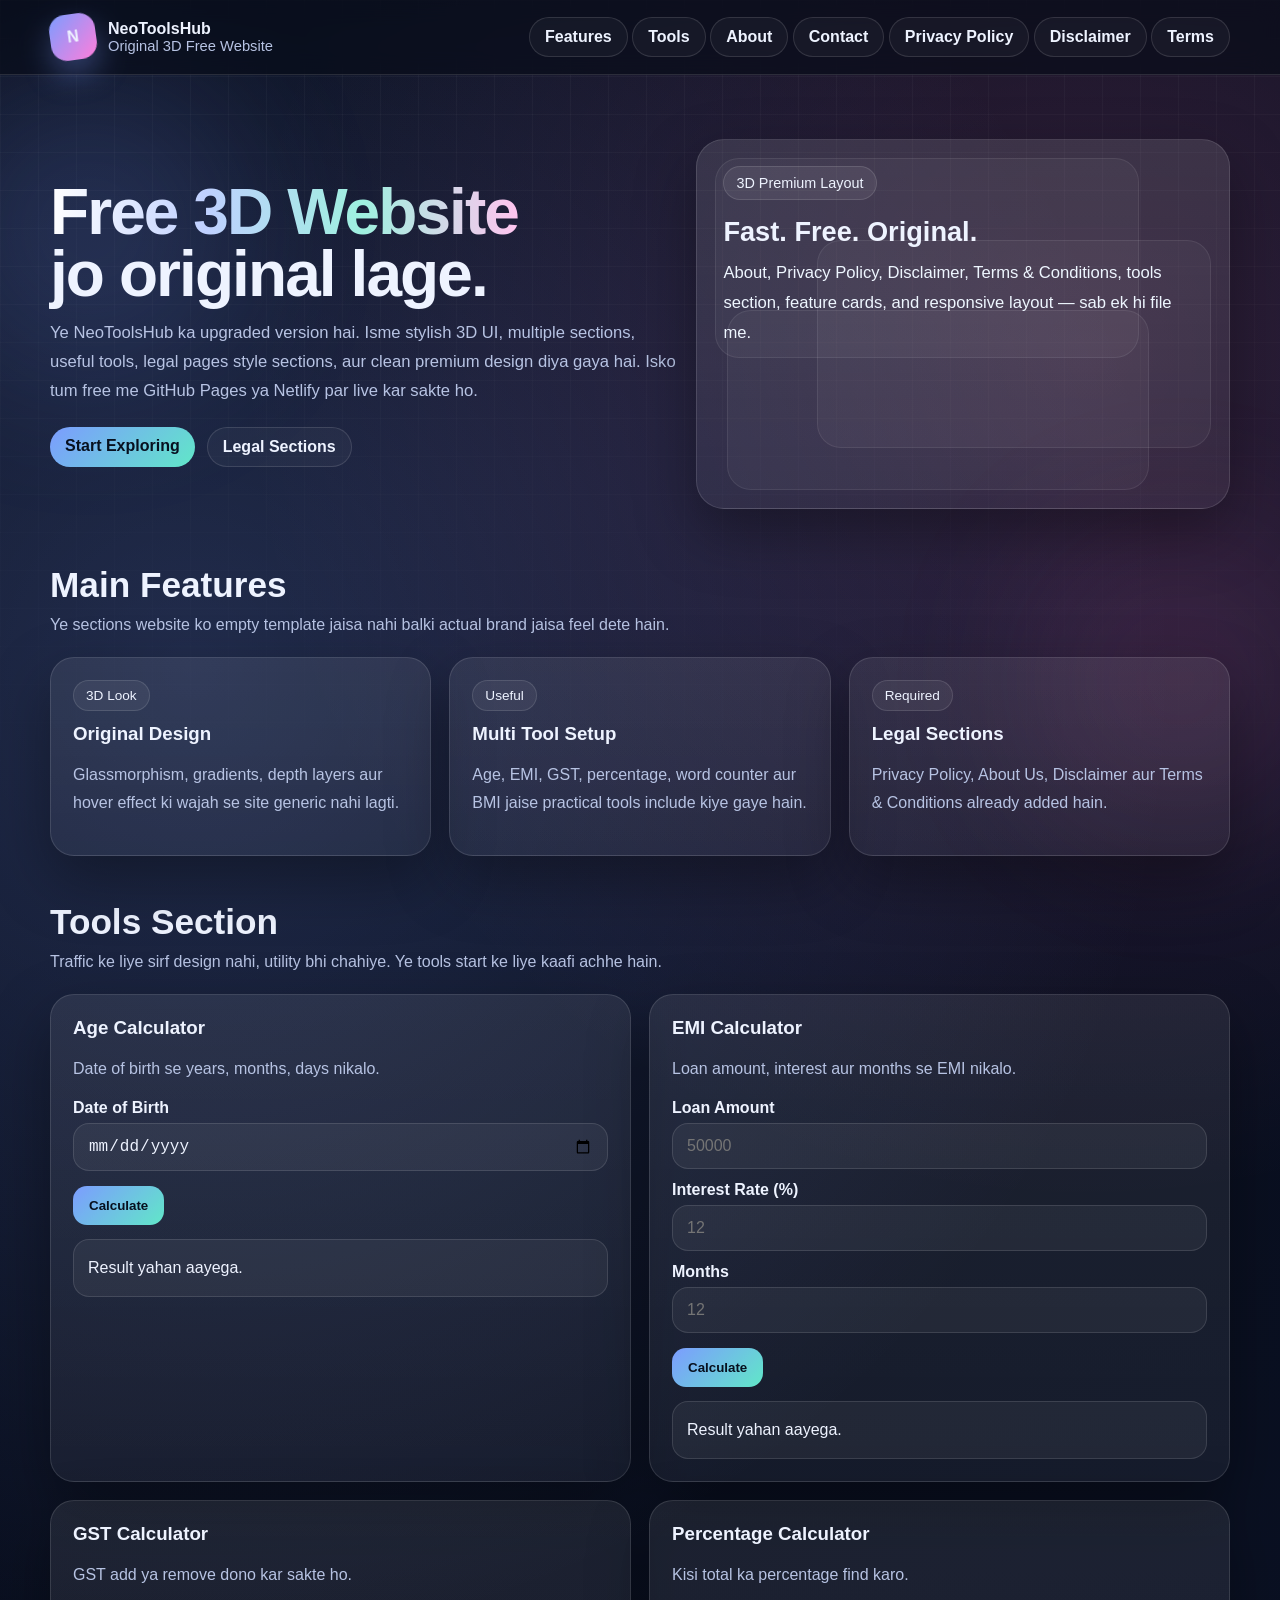
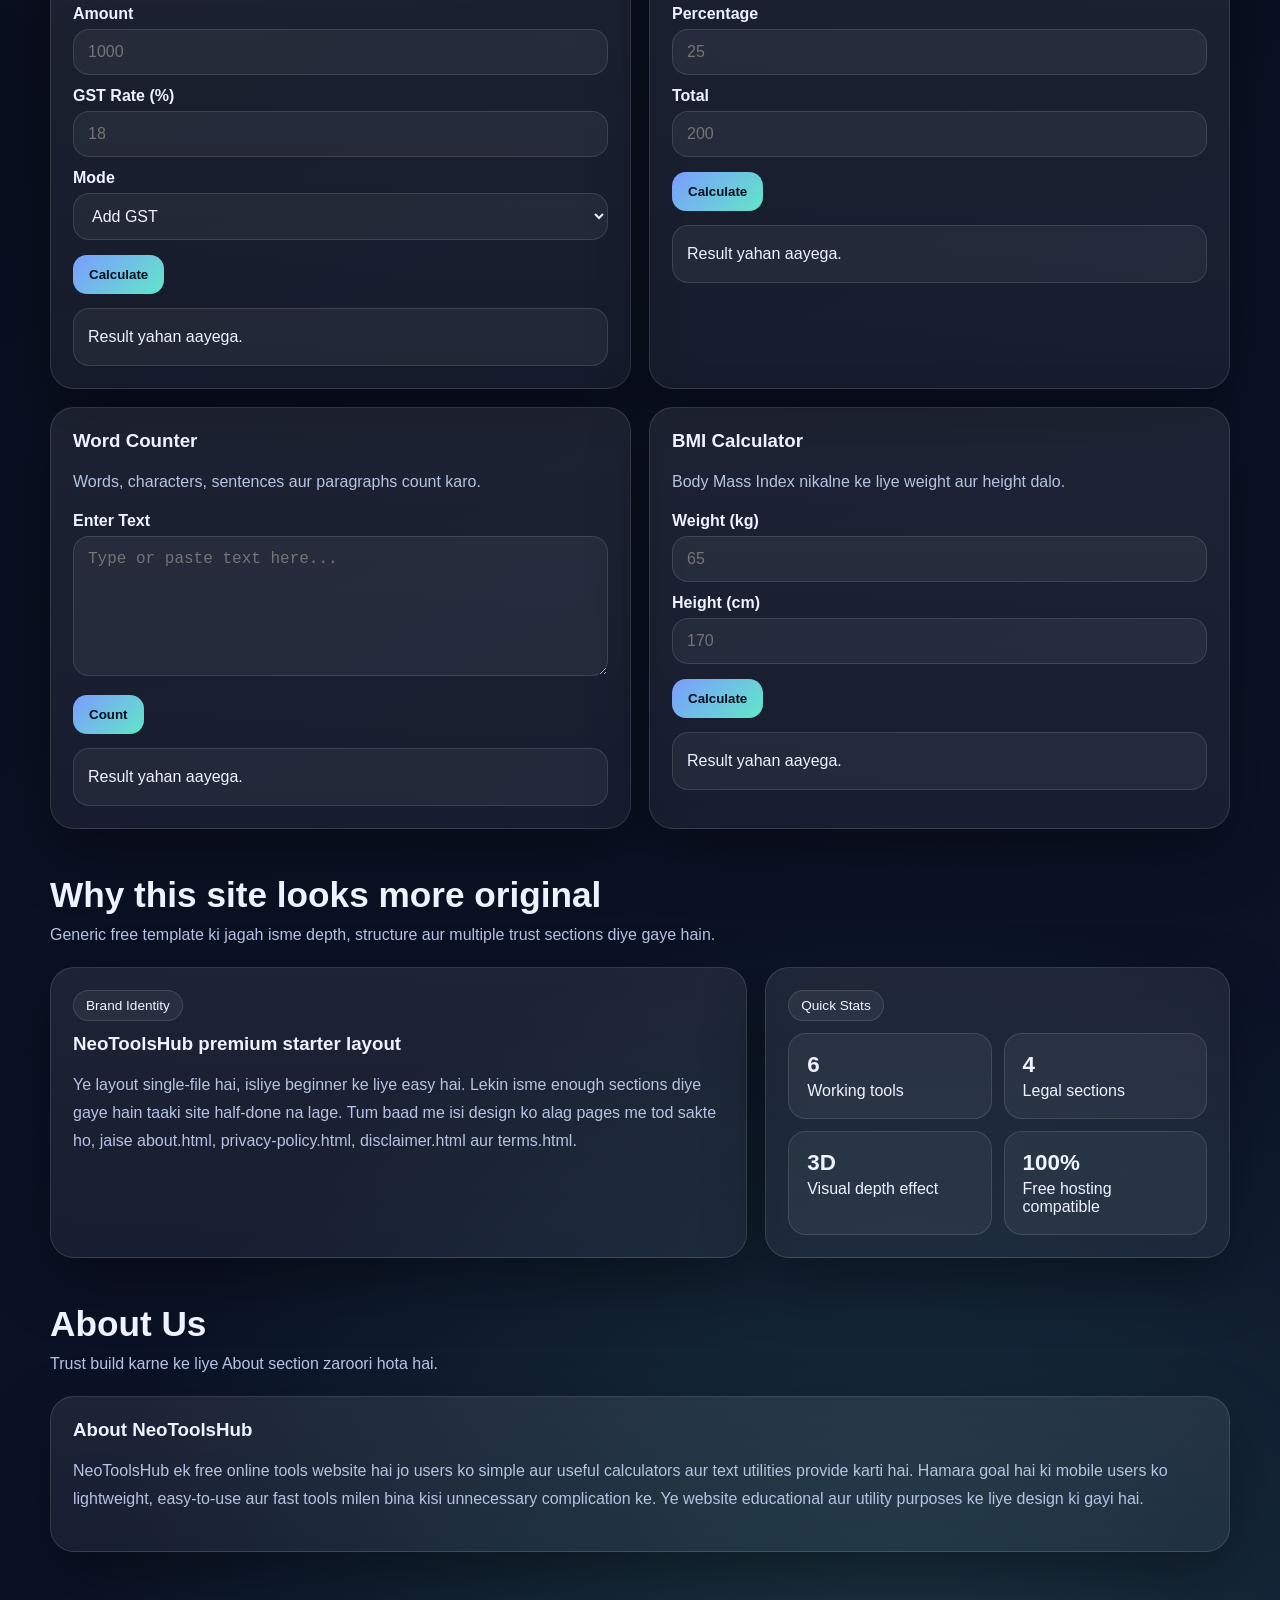
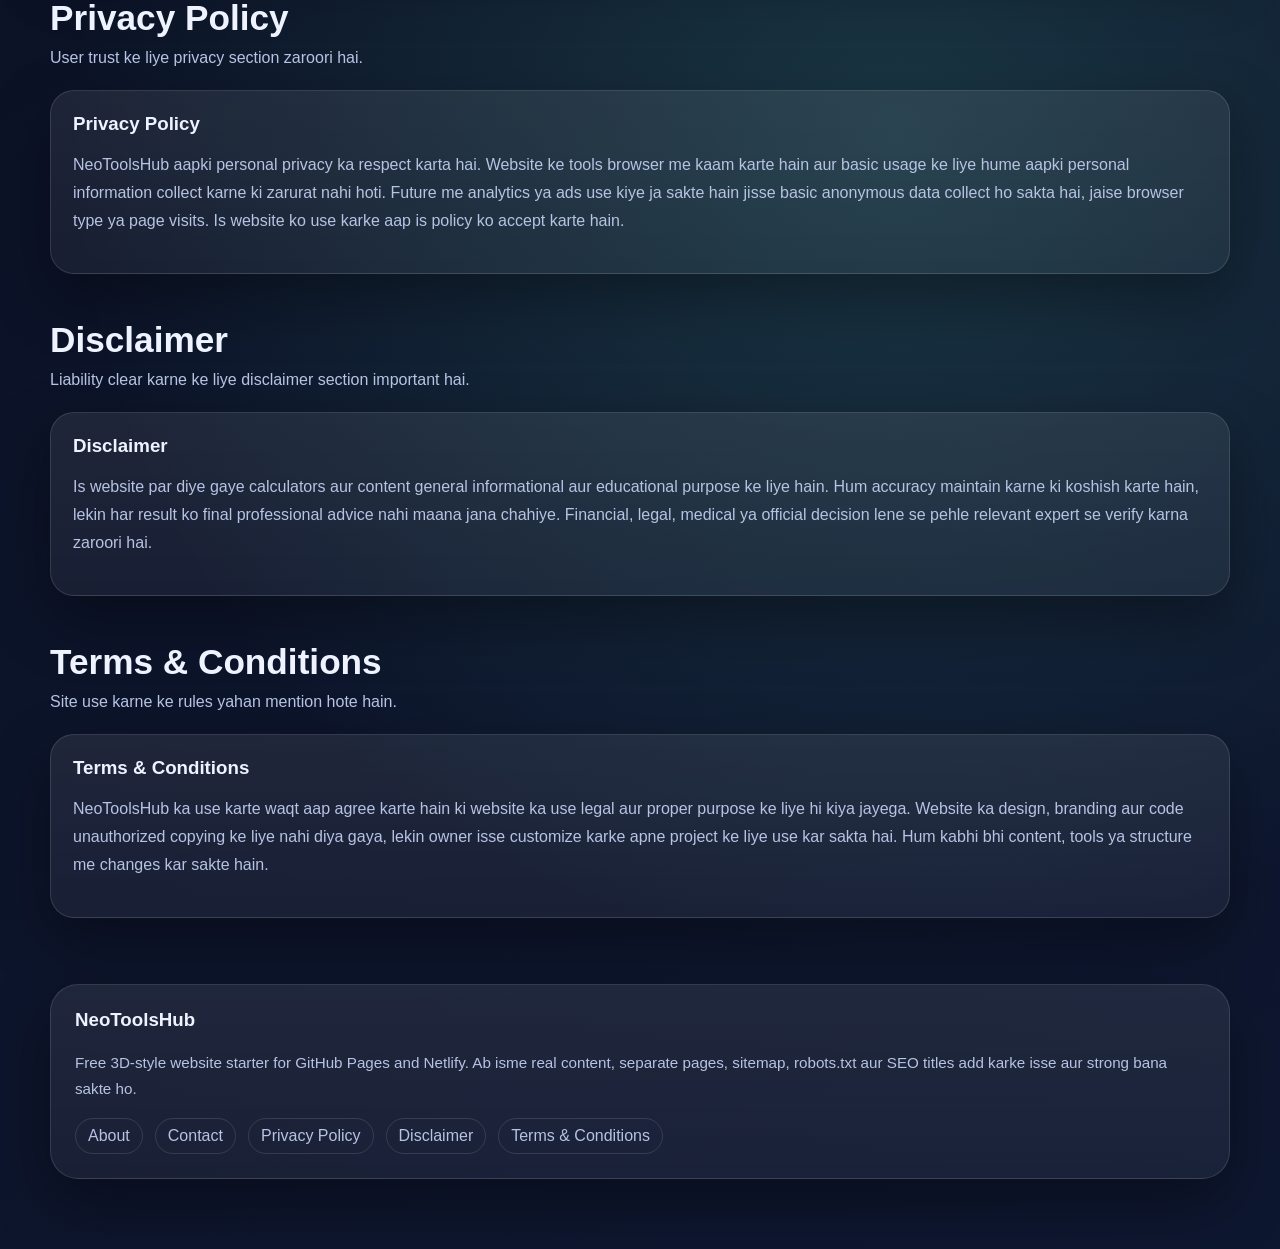
<file: index.html>
<!DOCTYPE html>
<html lang="en">
<head>
  <meta charset="UTF-8" />
  <meta name="viewport" content="width=device-width, initial-scale=1.0" />
  <title>NeoToolsHub | Free 3D Tools Website</title>
  <meta name="description" content="NeoToolsHub is a free 3D-style tools website with useful calculators, clean sections, and important legal pages like Privacy Policy, About, Disclaimer, and Terms." />
  <meta name="theme-color" content="#0b1020" />
  <style>
    :root{
      --bg:#070b17;
      --bg2:#0e1730;
      --panel:rgba(255,255,255,.08);
      --panel2:rgba(255,255,255,.05);
      --text:#eef3ff;
      --muted:#b7c3e3;
      --line:rgba(255,255,255,.12);
      --accent:#7c9cff;
      --accent2:#61e7c8;
      --accent3:#ff7edb;
      --shadow:0 24px 60px rgba(0,0,0,.35);
      --radius:24px;
    }
    *{box-sizing:border-box}
    html{scroll-behavior:smooth}
    body{
      margin:0;
      font-family:Inter,Arial,Helvetica,sans-serif;
      color:var(--text);
      background:
        radial-gradient(circle at 15% 15%, rgba(124,156,255,.22), transparent 25%),
        radial-gradient(circle at 85% 8%, rgba(255,126,219,.16), transparent 20%),
        radial-gradient(circle at 70% 75%, rgba(97,231,200,.16), transparent 24%),
        linear-gradient(150deg,var(--bg),var(--bg2));
      overflow-x:hidden;
    }
    .bg-grid,.bg-glow{position:fixed;inset:0;pointer-events:none;z-index:-2}
    .bg-grid{
      background-image:linear-gradient(rgba(255,255,255,.04) 1px,transparent 1px),linear-gradient(90deg,rgba(255,255,255,.04) 1px,transparent 1px);
      background-size:38px 38px;
      mask-image:linear-gradient(to bottom,rgba(0,0,0,.85),transparent);
    }
    .bg-glow::before,.bg-glow::after{
      content:"";position:absolute;border-radius:50%;filter:blur(80px);opacity:.36
    }
    .bg-glow::before{width:300px;height:300px;left:-60px;top:80px;background:rgba(124,156,255,.45)}
    .bg-glow::after{width:320px;height:320px;right:-60px;bottom:60px;background:rgba(255,126,219,.28)}
    .container{width:min(1180px,calc(100% - 24px));margin:0 auto}
    header{
      position:sticky;top:0;z-index:50;
      backdrop-filter:blur(12px);
      background:rgba(7,11,23,.65);
      border-bottom:1px solid var(--line)
    }
    .nav{display:flex;justify-content:space-between;align-items:center;gap:14px;padding:14px 0;flex-wrap:wrap}
    .brand{display:flex;align-items:center;gap:12px;text-decoration:none;color:var(--text)}
    .logo{
      width:46px;height:46px;border-radius:16px;display:grid;place-items:center;
      background:linear-gradient(135deg,var(--accent),var(--accent3));font-weight:800;
      box-shadow:0 14px 30px rgba(124,156,255,.35);transform:rotate(-8deg)
    }
    .brand span{display:block;color:var(--muted);font-size:.92rem}
    nav a,.btn{
      text-decoration:none;color:var(--text);padding:10px 15px;border-radius:999px;
      border:1px solid var(--line);background:rgba(255,255,255,.04);font-weight:600;
      transition:.25s ease;display:inline-block
    }
    nav a:hover,.btn:hover{transform:translateY(-2px);background:rgba(255,255,255,.08)}
    .hero{padding:64px 0 34px;display:grid;grid-template-columns:1.08fr .92fr;gap:20px;align-items:center}
    .hero h1{font-size:clamp(2.2rem,5vw,4.6rem);line-height:.98;margin:0 0 12px;letter-spacing:-.03em}
    .gradient{background:linear-gradient(90deg,#fff,#bfd0ff,#9ef0df,#ffc4ef);-webkit-background-clip:text;background-clip:text;color:transparent}
    .hero p{margin:0 0 22px;color:var(--muted);font-size:1.04rem;line-height:1.75;max-width:680px}
    .actions{display:flex;gap:12px;flex-wrap:wrap}
    .btn.primary{background:linear-gradient(135deg,var(--accent),var(--accent2));color:#07101f;border:0}
    .hero-3d{perspective:1000px}
    .scene{
      min-height:370px;padding:26px;border-radius:28px;position:relative;overflow:hidden;
      border:1px solid var(--line);background:linear-gradient(180deg,rgba(255,255,255,.11),rgba(255,255,255,.05));
      box-shadow:var(--shadow);transform-style:preserve-3d;transition:transform .12s ease-out
    }
    .scene .layer{position:absolute;border-radius:24px;border:1px solid rgba(255,255,255,.08);background:rgba(255,255,255,.04)}
    .scene .l1{inset:18px 90px 150px 18px;transform:translateZ(20px)}
    .scene .l2{inset:100px 18px 60px 120px;transform:translateZ(45px)}
    .scene .l3{inset:170px 80px 18px 30px;transform:translateZ(75px)}
    .floating{position:relative;z-index:2;transform:translateZ(100px)}
    .badge{display:inline-block;padding:8px 12px;border-radius:999px;border:1px solid var(--line);background:rgba(255,255,255,.07);font-size:.9rem;margin-bottom:16px}
    .floating h3{margin:0 0 10px;font-size:1.7rem}
    .floating p{margin:0;color:#eef6ff;line-height:1.8}
    .section{padding:22px 0 24px}
    .section-head{display:flex;justify-content:space-between;gap:16px;align-items:end;margin-bottom:18px;flex-wrap:wrap}
    .section-head h2{margin:0;font-size:clamp(1.6rem,4vw,2.2rem)}
    .section-head p{margin:6px 0 0;color:var(--muted);max-width:760px;line-height:1.75}
    .grid{display:grid;grid-template-columns:repeat(3,1fr);gap:18px}
    .grid.two{grid-template-columns:repeat(2,1fr)}
    .card,.legal-card,.feature-card{
      border:1px solid var(--line);border-radius:var(--radius);
      background:linear-gradient(180deg,var(--panel),var(--panel2));box-shadow:var(--shadow)
    }
    .card,.feature-card,.legal-card{padding:22px}
    .feature-card{transform-style:preserve-3d;transition:.25s ease}
    .feature-card:hover{transform:translateY(-6px) rotateX(4deg) rotateY(-4deg)}
    .tag{display:inline-flex;padding:7px 12px;border-radius:999px;border:1px solid var(--line);background:rgba(255,255,255,.06);font-size:.85rem;margin-bottom:12px}
    .feature-card h3,.card h3,.legal-card h3{margin:0 0 10px}
    .muted{color:var(--muted);line-height:1.75}
    label{display:block;margin:12px 0 6px;font-weight:700}
    input,textarea,select{
      width:100%;padding:13px 14px;border-radius:16px;border:1px solid var(--line);
      background:rgba(255,255,255,.05);color:var(--text);outline:none;font-size:1rem
    }
    textarea{min-height:140px;resize:vertical}
    button.tool-btn{
      margin-top:15px;border:0;padding:12px 16px;border-radius:14px;cursor:pointer;
      background:linear-gradient(135deg,var(--accent),var(--accent2));color:#07101f;font-weight:800
    }
    .result{margin-top:14px;padding:14px;border-radius:16px;border:1px solid var(--line);background:rgba(255,255,255,.05);min-height:58px;line-height:1.7}
    .highlight{display:grid;grid-template-columns:1.2fr .8fr;gap:18px}
    .mini-stats{display:grid;grid-template-columns:repeat(2,1fr);gap:12px}
    .stat{padding:18px;border-radius:18px;border:1px solid var(--line);background:rgba(255,255,255,.05)}
    .stat b{display:block;font-size:1.4rem;margin-bottom:4px}
    footer{padding:42px 0 70px}
    .footer-card{padding:24px;border-radius:28px;border:1px solid var(--line);background:linear-gradient(180deg,var(--panel),var(--panel2));box-shadow:var(--shadow)}
    .footer-links{display:flex;gap:12px;flex-wrap:wrap;margin-top:14px}
    .footer-links a{text-decoration:none;color:var(--muted);padding:8px 12px;border:1px solid var(--line);border-radius:999px}
    .small{font-size:.95rem}
    @media (max-width:980px){.hero,.grid,.highlight,.grid.two{grid-template-columns:1fr}.mini-stats{grid-template-columns:1fr 1fr}}
    @media (max-width:640px){nav{display:flex;flex-wrap:wrap;gap:8px}.mini-stats{grid-template-columns:1fr}.hero{padding-top:48px}}
  </style>
</head>
<body>
  <div class="bg-grid"></div>
  <div class="bg-glow"></div>

  <header>
    <div class="container nav">
      <a href="#home" class="brand">
        <div class="logo">N</div>
        <div>
          <strong>NeoToolsHub</strong>
          <span>Original 3D Free Website</span>
        </div>
      </a>
      <nav>
        <a href="#features">Features</a>
        <a href="#tools">Tools</a>
        <a href="about.html">About</a>
        <a href="contact.html">Contact</a>
        <a href="privacy-policy.html">Privacy Policy</a>
        <a href="disclaimer.html">Disclaimer</a>
        <a href="terms.html">Terms</a>
      </nav>
    </div>
  </header>

  <main class="container" id="home">
    <section class="hero">
      <div>
        <h1><span class="gradient">Free 3D Website</span><br>jo original lage.</h1>
        <p>
          Ye NeoToolsHub ka upgraded version hai. Isme stylish 3D UI, multiple sections, useful tools,
          legal pages style sections, aur clean premium design diya gaya hai. Isko tum free me GitHub Pages ya Netlify par live kar sakte ho.
        </p>
        <div class="actions">
          <a href="#tools" class="btn primary">Start Exploring</a>
          <a href="#privacy" class="btn">Legal Sections</a>
        </div>
      </div>

      <div class="hero-3d">
        <div class="scene" id="tiltCard">
          <div class="layer l1"></div>
          <div class="layer l2"></div>
          <div class="layer l3"></div>
          <div class="floating">
            <span class="badge">3D Premium Layout</span>
            <h3>Fast. Free. Original.</h3>
            <p>
              About, Privacy Policy, Disclaimer, Terms & Conditions,
              tools section, feature cards, and responsive layout — sab ek hi file me.
            </p>
          </div>
        </div>
      </div>
    </section>

    <section class="section" id="features">
      <div class="section-head">
        <div>
          <h2>Main Features</h2>
          <p>Ye sections website ko empty template jaisa nahi balki actual brand jaisa feel dete hain.</p>
        </div>
      </div>
      <div class="grid">
        <article class="feature-card">
          <span class="tag">3D Look</span>
          <h3>Original Design</h3>
          <p class="muted">Glassmorphism, gradients, depth layers aur hover effect ki wajah se site generic nahi lagti.</p>
        </article>
        <article class="feature-card">
          <span class="tag">Useful</span>
          <h3>Multi Tool Setup</h3>
          <p class="muted">Age, EMI, GST, percentage, word counter aur BMI jaise practical tools include kiye gaye hain.</p>
        </article>
        <article class="feature-card">
          <span class="tag">Required</span>
          <h3>Legal Sections</h3>
          <p class="muted">Privacy Policy, About Us, Disclaimer aur Terms & Conditions already added hain.</p>
        </article>
      </div>
    </section>

    <section class="section" id="tools">
      <div class="section-head">
        <div>
          <h2>Tools Section</h2>
          <p>Traffic ke liye sirf design nahi, utility bhi chahiye. Ye tools start ke liye kaafi achhe hain.</p>
        </div>
      </div>

      <div class="grid two">
        <article class="card">
          <h3>Age Calculator</h3>
          <p class="muted">Date of birth se years, months, days nikalo.</p>
          <label for="dob">Date of Birth</label>
          <input type="date" id="dob">
          <button class="tool-btn" onclick="calculateAge()">Calculate</button>
          <div class="result" id="ageResult">Result yahan aayega.</div>
        </article>

        <article class="card">
          <h3>EMI Calculator</h3>
          <p class="muted">Loan amount, interest aur months se EMI nikalo.</p>
          <label for="loanAmount">Loan Amount</label>
          <input type="number" id="loanAmount" placeholder="50000">
          <label for="interestRate">Interest Rate (%)</label>
          <input type="number" id="interestRate" placeholder="12" step="0.01">
          <label for="loanMonths">Months</label>
          <input type="number" id="loanMonths" placeholder="12">
          <button class="tool-btn" onclick="calculateEMI()">Calculate</button>
          <div class="result" id="emiResult">Result yahan aayega.</div>
        </article>

        <article class="card">
          <h3>GST Calculator</h3>
          <p class="muted">GST add ya remove dono kar sakte ho.</p>
          <label for="gstAmount">Amount</label>
          <input type="number" id="gstAmount" placeholder="1000" step="0.01">
          <label for="gstRate">GST Rate (%)</label>
          <input type="number" id="gstRate" placeholder="18" step="0.01">
          <label for="gstMode">Mode</label>
          <select id="gstMode">
            <option value="add">Add GST</option>
            <option value="remove">Remove GST</option>
          </select>
          <button class="tool-btn" onclick="calculateGST()">Calculate</button>
          <div class="result" id="gstResult">Result yahan aayega.</div>
        </article>

        <article class="card">
          <h3>Percentage Calculator</h3>
          <p class="muted">Kisi total ka percentage find karo.</p>
          <label for="percentValue">Percentage</label>
          <input type="number" id="percentValue" placeholder="25" step="0.01">
          <label for="percentTotal">Total</label>
          <input type="number" id="percentTotal" placeholder="200" step="0.01">
          <button class="tool-btn" onclick="calculatePercentage()">Calculate</button>
          <div class="result" id="percentageResult">Result yahan aayega.</div>
        </article>

        <article class="card">
          <h3>Word Counter</h3>
          <p class="muted">Words, characters, sentences aur paragraphs count karo.</p>
          <label for="wordInput">Enter Text</label>
          <textarea id="wordInput" placeholder="Type or paste text here..."></textarea>
          <button class="tool-btn" onclick="countWords()">Count</button>
          <div class="result" id="wordResult">Result yahan aayega.</div>
        </article>

        <article class="card">
          <h3>BMI Calculator</h3>
          <p class="muted">Body Mass Index nikalne ke liye weight aur height dalo.</p>
          <label for="weight">Weight (kg)</label>
          <input type="number" id="weight" placeholder="65" step="0.1">
          <label for="height">Height (cm)</label>
          <input type="number" id="height" placeholder="170" step="0.1">
          <button class="tool-btn" onclick="calculateBMI()">Calculate</button>
          <div class="result" id="bmiResult">Result yahan aayega.</div>
        </article>
      </div>
    </section>

    <section class="section">
      <div class="section-head">
        <div>
          <h2>Why this site looks more original</h2>
          <p>Generic free template ki jagah isme depth, structure aur multiple trust sections diye gaye hain.</p>
        </div>
      </div>
      <div class="highlight">
        <div class="legal-card">
          <span class="tag">Brand Identity</span>
          <h3>NeoToolsHub premium starter layout</h3>
          <p class="muted">
            Ye layout single-file hai, isliye beginner ke liye easy hai. Lekin isme enough sections diye gaye hain taaki site half-done na lage.
            Tum baad me isi design ko alag pages me tod sakte ho, jaise about.html, privacy-policy.html, disclaimer.html aur terms.html.
          </p>
        </div>
        <div class="legal-card">
          <span class="tag">Quick Stats</span>
          <div class="mini-stats">
            <div class="stat"><b>6</b><span>Working tools</span></div>
            <div class="stat"><b>4</b><span>Legal sections</span></div>
            <div class="stat"><b>3D</b><span>Visual depth effect</span></div>
            <div class="stat"><b>100%</b><span>Free hosting compatible</span></div>
          </div>
        </div>
      </div>
    </section>

    <section class="section" id="about">
      <div class="section-head">
        <div>
          <h2>About Us</h2>
          <p>Trust build karne ke liye About section zaroori hota hai.</p>
        </div>
      </div>
      <div class="legal-card">
        <h3>About NeoToolsHub</h3>
        <p class="muted">
          NeoToolsHub ek free online tools website hai jo users ko simple aur useful calculators aur text utilities provide karti hai.
          Hamara goal hai ki mobile users ko lightweight, easy-to-use aur fast tools milen bina kisi unnecessary complication ke.
          Ye website educational aur utility purposes ke liye design ki gayi hai.
        </p>
      </div>
    </section>

    <section class="section" id="privacy">
      <div class="section-head">
        <div>
          <h2>Privacy Policy</h2>
          <p>User trust ke liye privacy section zaroori hai.</p>
        </div>
      </div>
      <div class="legal-card">
        <h3>Privacy Policy</h3>
        <p class="muted">
          NeoToolsHub aapki personal privacy ka respect karta hai. Website ke tools browser me kaam karte hain aur basic usage ke liye hume aapki personal information collect karne ki zarurat nahi hoti.
          Future me analytics ya ads use kiye ja sakte hain jisse basic anonymous data collect ho sakta hai, jaise browser type ya page visits.
          Is website ko use karke aap is policy ko accept karte hain.
        </p>
      </div>
    </section>

    <section class="section" id="disclaimer">
      <div class="section-head">
        <div>
          <h2>Disclaimer</h2>
          <p>Liability clear karne ke liye disclaimer section important hai.</p>
        </div>
      </div>
      <div class="legal-card">
        <h3>Disclaimer</h3>
        <p class="muted">
          Is website par diye gaye calculators aur content general informational aur educational purpose ke liye hain.
          Hum accuracy maintain karne ki koshish karte hain, lekin har result ko final professional advice nahi maana jana chahiye.
          Financial, legal, medical ya official decision lene se pehle relevant expert se verify karna zaroori hai.
        </p>
      </div>
    </section>

    <section class="section" id="terms">
      <div class="section-head">
        <div>
          <h2>Terms & Conditions</h2>
          <p>Site use karne ke rules yahan mention hote hain.</p>
        </div>
      </div>
      <div class="legal-card">
        <h3>Terms & Conditions</h3>
        <p class="muted">
          NeoToolsHub ka use karte waqt aap agree karte hain ki website ka use legal aur proper purpose ke liye hi kiya jayega.
          Website ka design, branding aur code unauthorized copying ke liye nahi diya gaya, lekin owner isse customize karke apne project ke liye use kar sakta hai.
          Hum kabhi bhi content, tools ya structure me changes kar sakte hain.
        </p>
      </div>
    </section>
  </main>

  <footer>
    <div class="container footer-card">
      <h3 style="margin-top:0">NeoToolsHub</h3>
      <p class="muted small">
        Free 3D-style website starter for GitHub Pages and Netlify. Ab isme real content, separate pages, sitemap, robots.txt aur SEO titles add karke isse aur strong bana sakte ho.
      </p>
      <div class="footer-links">
        <a href="about.html">About</a>
        <a href="contact.html">Contact</a>
        <a href="privacy-policy.html">Privacy Policy</a>
        <a href="disclaimer.html">Disclaimer</a>
        <a href="terms.html">Terms & Conditions</a>
      </div>
    </div>
  </footer>

  <script>
    function formatNumber(num){
      return Number(num).toLocaleString('en-IN',{maximumFractionDigits:2});
    }

    function calculateAge(){
      const dobValue=document.getElementById('dob').value;
      const result=document.getElementById('ageResult');
      if(!dobValue){ result.textContent='Please select your date of birth.'; return; }
      const dob=new Date(dobValue);
      const today=new Date();
      if(dob>today){ result.textContent='Date of birth cannot be in the future.'; return; }
      let years=today.getFullYear()-dob.getFullYear();
      let months=today.getMonth()-dob.getMonth();
      let days=today.getDate()-dob.getDate();
      if(days<0){ months--; days+=new Date(today.getFullYear(),today.getMonth(),0).getDate(); }
      if(months<0){ years--; months+=12; }
      result.innerHTML='Age: <strong>'+years+'</strong> years, <strong>'+months+'</strong> months, <strong>'+days+'</strong> days.';
    }

    function calculateEMI(){
      const principal=parseFloat(document.getElementById('loanAmount').value);
      const annualRate=parseFloat(document.getElementById('interestRate').value);
      const months=parseInt(document.getElementById('loanMonths').value);
      const result=document.getElementById('emiResult');
      if(!principal||!annualRate||!months||principal<=0||annualRate<=0||months<=0){
        result.textContent='Please enter valid loan amount, interest rate and months.'; return;
      }
      const monthlyRate=annualRate/12/100;
      const emi=(principal*monthlyRate*Math.pow(1+monthlyRate,months))/(Math.pow(1+monthlyRate,months)-1);
      const totalPayment=emi*months;
      const totalInterest=totalPayment-principal;
      result.innerHTML='Monthly EMI: <strong>₹'+formatNumber(emi)+'</strong><br>Total Payment: <strong>₹'+formatNumber(totalPayment)+'</strong><br>Total Interest: <strong>₹'+formatNumber(totalInterest)+'</strong>';
    }

    function calculateGST(){
      const amount=parseFloat(document.getElementById('gstAmount').value);
      const rate=parseFloat(document.getElementById('gstRate').value);
      const mode=document.getElementById('gstMode').value;
      const result=document.getElementById('gstResult');
      if(!amount||rate<0||amount<=0){ result.textContent='Please enter valid amount and GST rate.'; return; }
      if(mode==='add'){
        const gstValue=amount*rate/100;
        const total=amount+gstValue;
        result.innerHTML='GST Amount: <strong>₹'+formatNumber(gstValue)+'</strong><br>Final Amount: <strong>₹'+formatNumber(total)+'</strong>';
      }else{
        const baseAmount=amount/(1+rate/100);
        const gstValue=amount-baseAmount;
        result.innerHTML='Base Amount: <strong>₹'+formatNumber(baseAmount)+'</strong><br>Included GST: <strong>₹'+formatNumber(gstValue)+'</strong>';
      }
    }

    function calculatePercentage(){
      const value=parseFloat(document.getElementById('percentValue').value);
      const total=parseFloat(document.getElementById('percentTotal').value);
      const result=document.getElementById('percentageResult');
      if(isNaN(value)||isNaN(total)||total===0){ result.textContent='Please enter valid values.'; return; }
      const answer=(value/100)*total;
      result.innerHTML='<strong>'+value+'%</strong> of <strong>'+total+'</strong> is <strong>'+formatNumber(answer)+'</strong>.';
    }

    function countWords(){
      const text=document.getElementById('wordInput').value.trim();
      const result=document.getElementById('wordResult');
      if(!text){ result.textContent='Please enter some text first.'; return; }
      const words=text.split(/\s+/).filter(Boolean).length;
      const characters=text.length;
      const charactersNoSpaces=text.replace(/\s/g,'').length;
      const sentences=text.split(/[.!?]+/).filter(item=>item.trim().length>0).length;
      const paragraphs=text.split(/\n+/).filter(item=>item.trim().length>0).length;
      result.innerHTML='Words: <strong>'+words+'</strong><br>Characters: <strong>'+characters+'</strong><br>Characters without spaces: <strong>'+charactersNoSpaces+'</strong><br>Sentences: <strong>'+sentences+'</strong><br>Paragraphs: <strong>'+paragraphs+'</strong>';
    }

    function calculateBMI(){
      const weight=parseFloat(document.getElementById('weight').value);
      const heightCm=parseFloat(document.getElementById('height').value);
      const result=document.getElementById('bmiResult');
      if(!weight||!heightCm||weight<=0||heightCm<=0){ result.textContent='Please enter valid weight and height.'; return; }
      const heightM=heightCm/100;
      const bmi=weight/(heightM*heightM);
      let status='';
      if(bmi<18.5) status='Underweight';
      else if(bmi<25) status='Normal';
      else if(bmi<30) status='Overweight';
      else status='Obese';
      result.innerHTML='BMI: <strong>'+bmi.toFixed(2)+'</strong><br>Status: <strong>'+status+'</strong>';
    }

    const tiltCard=document.getElementById('tiltCard');
    tiltCard.addEventListener('mousemove',(e)=>{
      const rect=tiltCard.getBoundingClientRect();
      const x=e.clientX-rect.left;
      const y=e.clientY-rect.top;
      const rotateY=((x/rect.width)-0.5)*12;
      const rotateX=((y/rect.height)-0.5)*-12;
      tiltCard.style.transform='rotateX('+rotateX+'deg) rotateY('+rotateY+'deg)';
    });
    tiltCard.addEventListener('mouseleave',()=>{ tiltCard.style.transform='rotateX(0deg) rotateY(0deg)'; });
  </script>
</body>
</html>
</file>
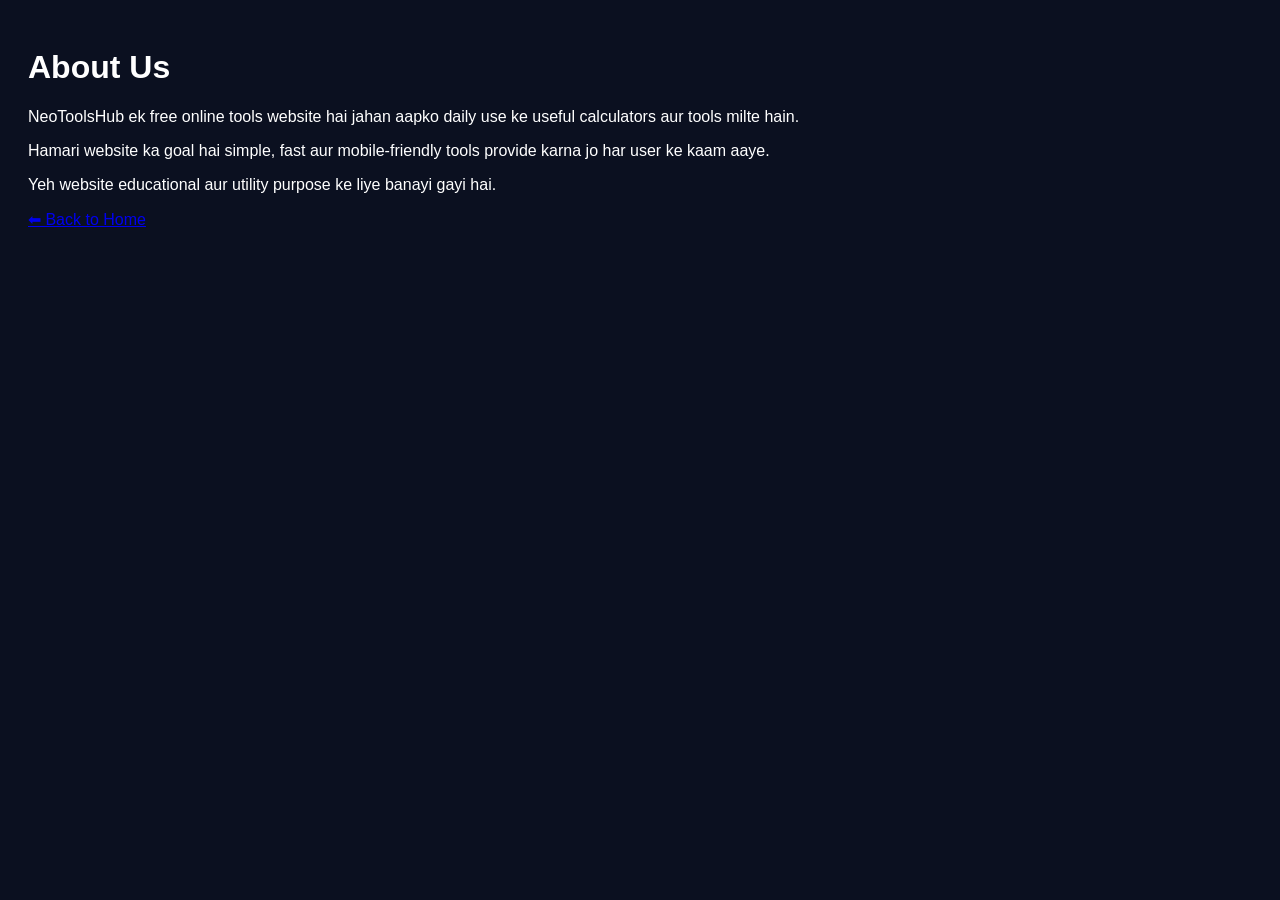
<file: about.html>
<!DOCTYPE html>
<html>
<head>
<title>About - NeoToolsHub</title>
<meta name="description" content="About NeoToolsHub - Free online tools website.">
</head>
<body style="background:#0b1020;color:white;font-family:Arial;padding:20px">

<h1>About Us</h1>

<p>
NeoToolsHub ek free online tools website hai jahan aapko daily use ke useful calculators aur tools milte hain.
</p>

<p>
Hamari website ka goal hai simple, fast aur mobile-friendly tools provide karna jo har user ke kaam aaye.
</p>

<p>
Yeh website educational aur utility purpose ke liye banayi gayi hai.
</p>

<a href="index.html">⬅ Back to Home</a>

</body>
</html>
</file>
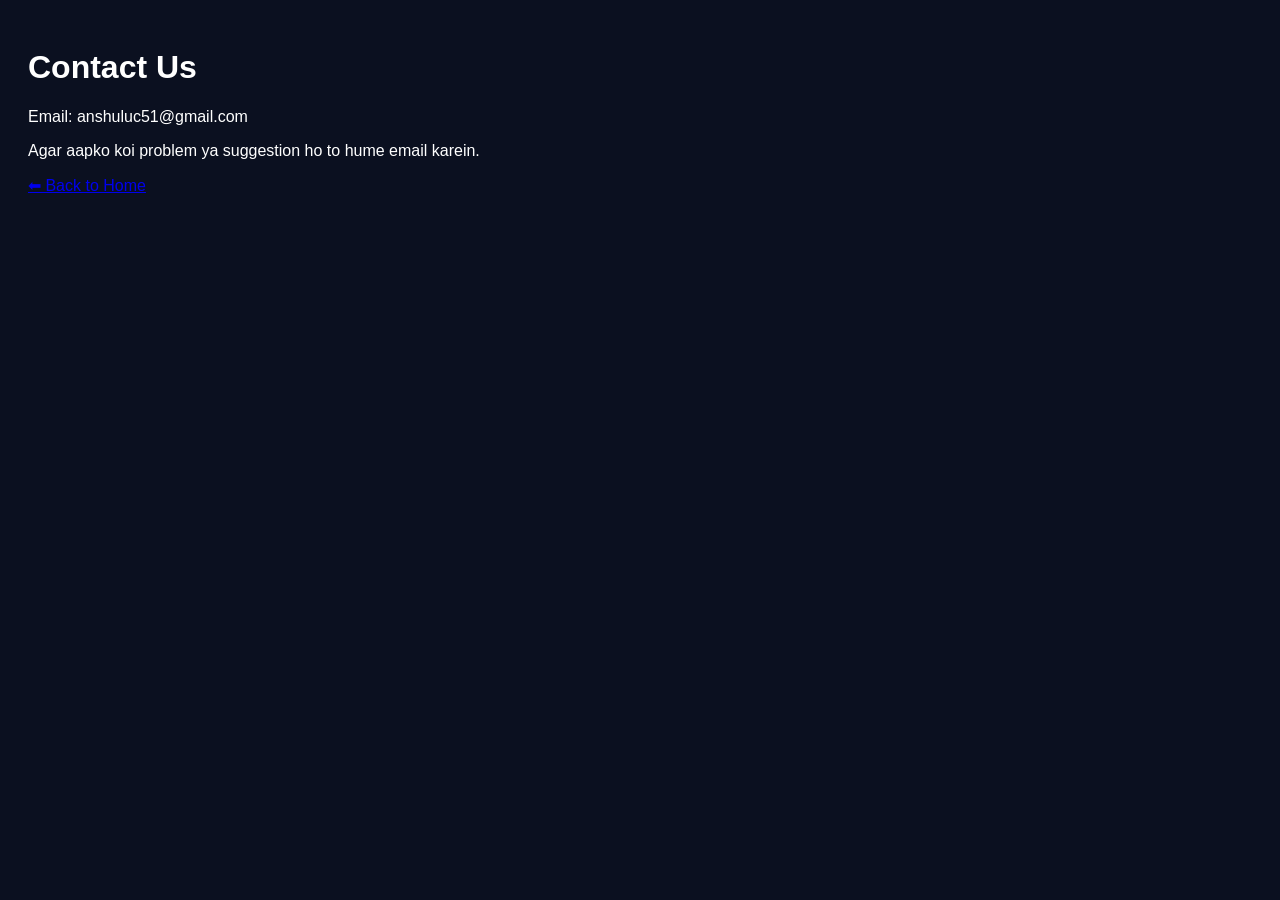
<file: contact.html>
<!DOCTYPE html>
<html>
<head>
<title>Contact - NeoToolsHub</title>
</head>
<body style="background:#0b1020;color:white;font-family:Arial;padding:20px">

<h1>Contact Us</h1>

<p>Email: anshuluc51@gmail.com
<p>
Agar aapko koi problem ya suggestion ho to hume email karein.
</p>

<a href="index.html">⬅ Back to Home</a>

</body>
</html>
</file>
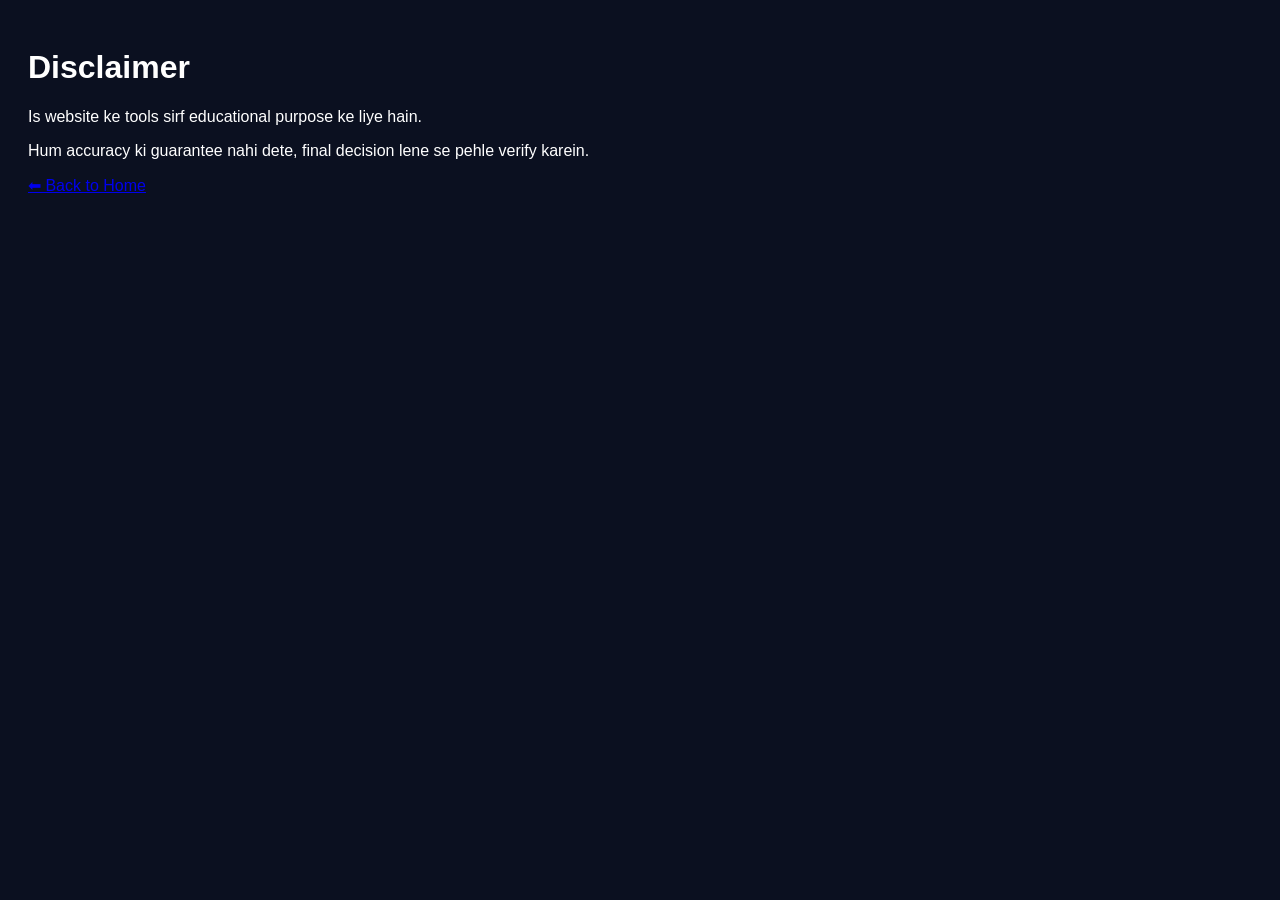
<file: disclaimer.html>
<!DOCTYPE html>
<html>
<head>
<title>Disclaimer - NeoToolsHub</title>
</head>
<body style="background:#0b1020;color:white;font-family:Arial;padding:20px">

<h1>Disclaimer</h1>

<p>
Is website ke tools sirf educational purpose ke liye hain.
</p>

<p>
Hum accuracy ki guarantee nahi dete, final decision lene se pehle verify karein.
</p>

<a href="index.html">⬅ Back to Home</a>

</body>
</html>
</file>
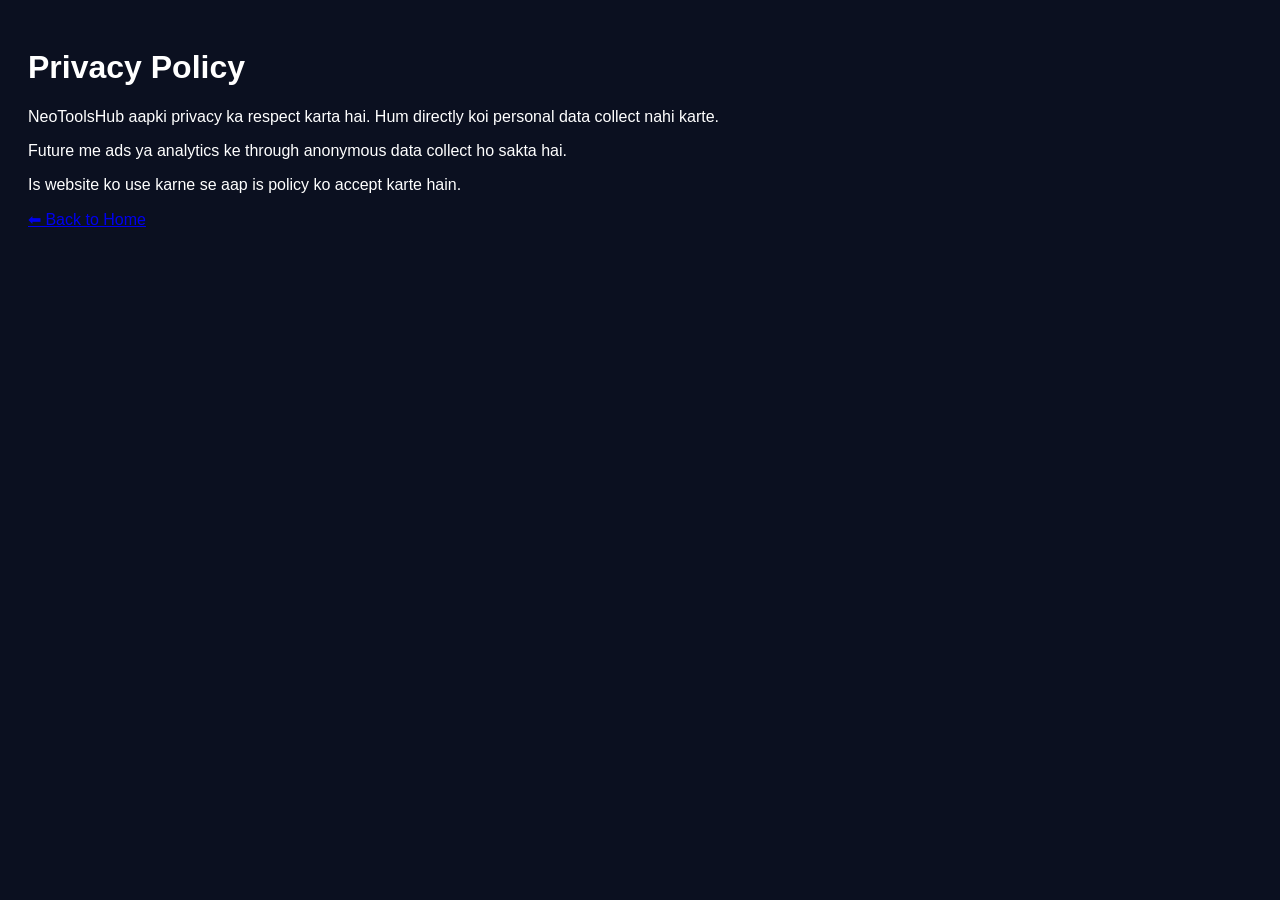
<file: privacy-policy.html>
<!DOCTYPE html>
<html>
<head>
<title>Privacy Policy - NeoToolsHub</title>
</head>
<body style="background:#0b1020;color:white;font-family:Arial;padding:20px">

<h1>Privacy Policy</h1>

<p>
NeoToolsHub aapki privacy ka respect karta hai. Hum directly koi personal data collect nahi karte.
</p>

<p>
Future me ads ya analytics ke through anonymous data collect ho sakta hai.
</p>

<p>
Is website ko use karne se aap is policy ko accept karte hain.
</p>

<a href="index.html">⬅ Back to Home</a>

</body>
</html>
</file>
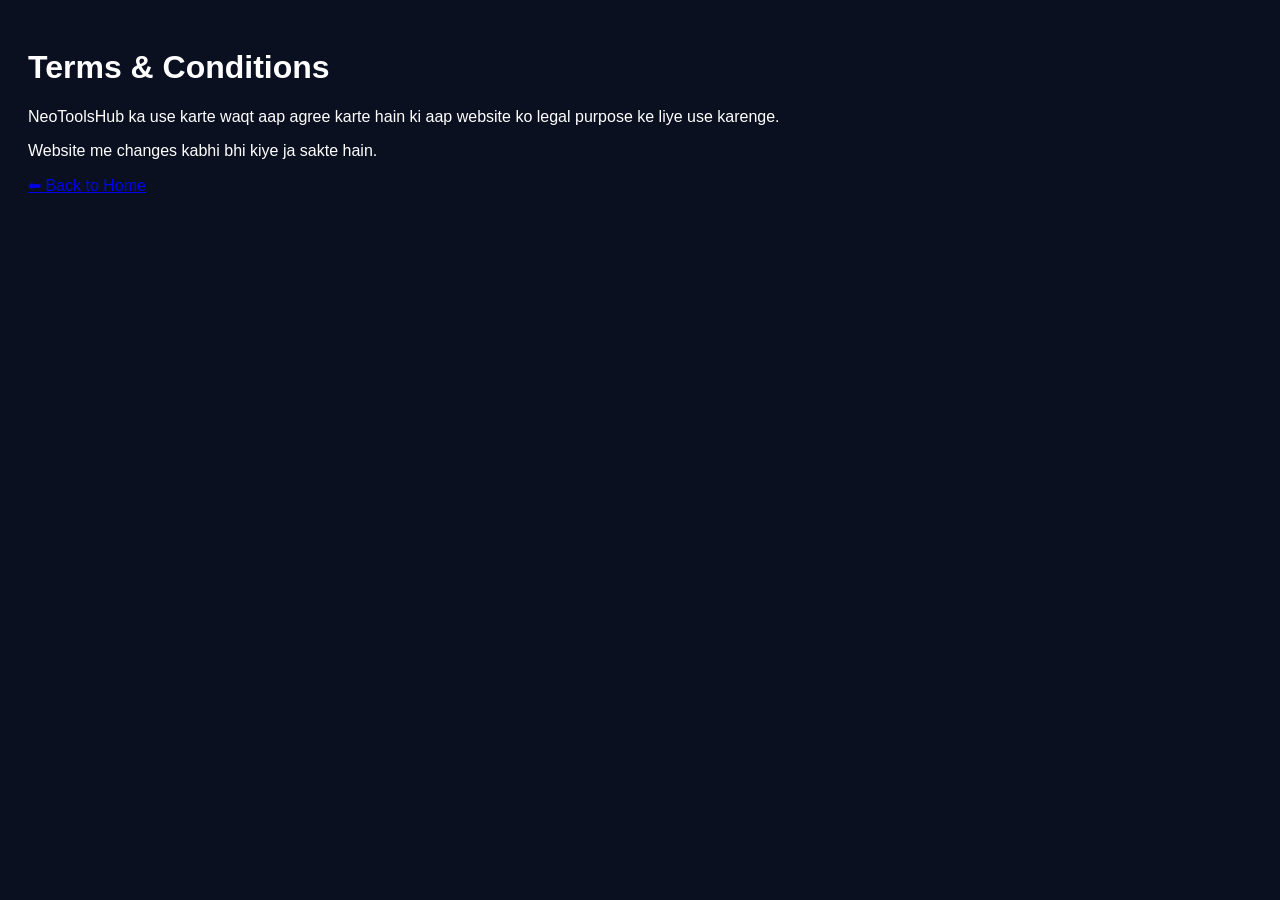
<file: terms.html>
<!DOCTYPE html>
<html>
<head>
<title>Terms & Conditions - NeoToolsHub</title>
</head>
<body style="background:#0b1020;color:white;font-family:Arial;padding:20px">

<h1>Terms & Conditions</h1>

<p>
NeoToolsHub ka use karte waqt aap agree karte hain ki aap website ko legal purpose ke liye use karenge.
</p>

<p>
Website me changes kabhi bhi kiye ja sakte hain.
</p>

<a href="index.html">⬅ Back to Home</a>

</body>
</html>
</file>
